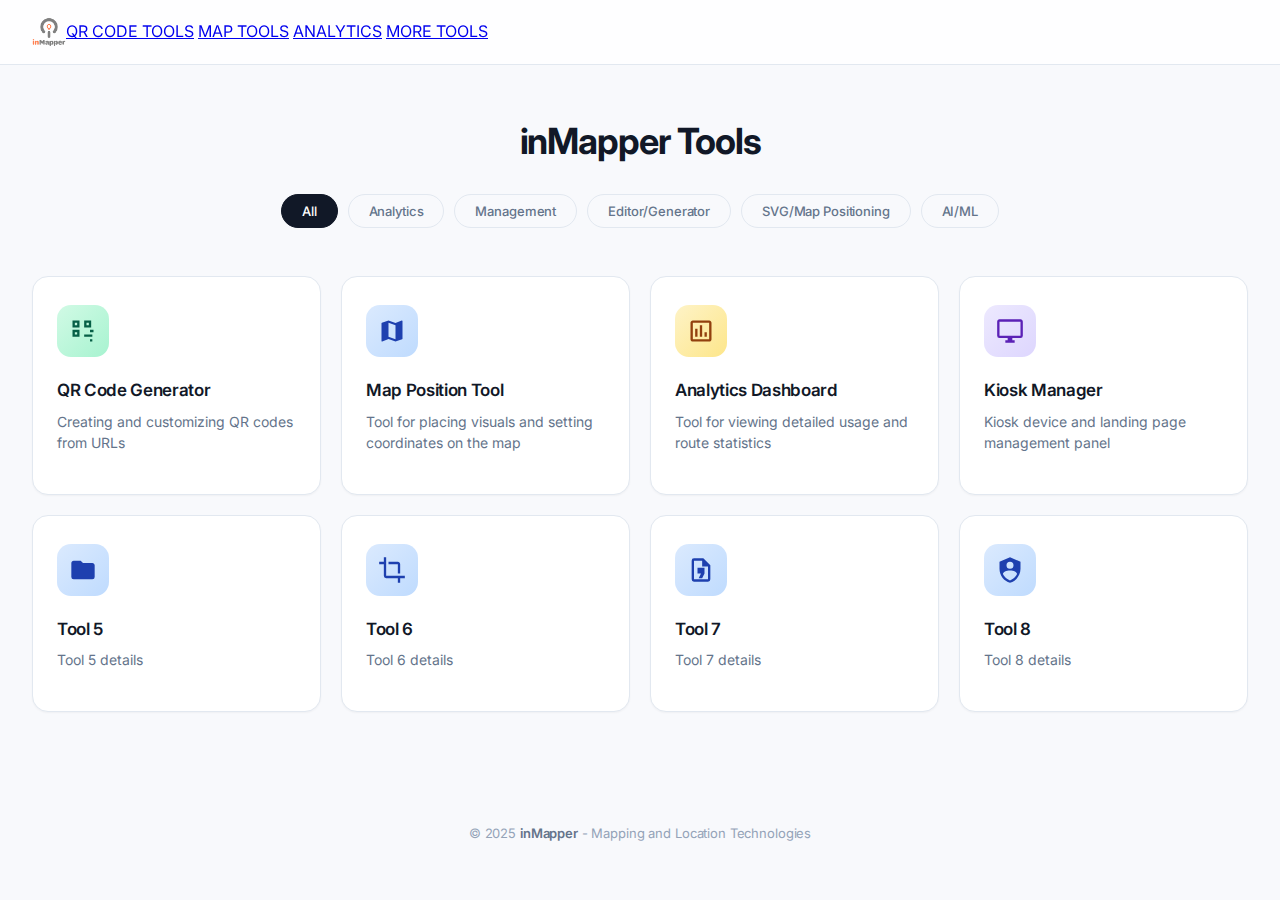
<file: index.html>
<!DOCTYPE html>
<html lang="en">
<head>
    <meta charset="UTF-8">
    <meta name="viewport" content="width=device-width, initial-scale=1.0">
    <title>Tool Dashboard</title>
    
    <!-- Inmapper Auth SDK -->
    <script src="https://inmapper-otp.netlify.app/sdk/inmapper-auth.js"></script>
    <script>
        const auth = new InmapperAuth({
            resourceId: 'inmapper-tools'
        });
        auth.protect().then(user => {
            if (user) {
                console.log('Authenticated:', user.name);
            }
        });
    </script>
    
    <script src="index.js"></script>
</head>
<body>
    <!-- Bu sayfa sadece dashboard'a yönlendirme yapar -->
</body>
</html>
</file>
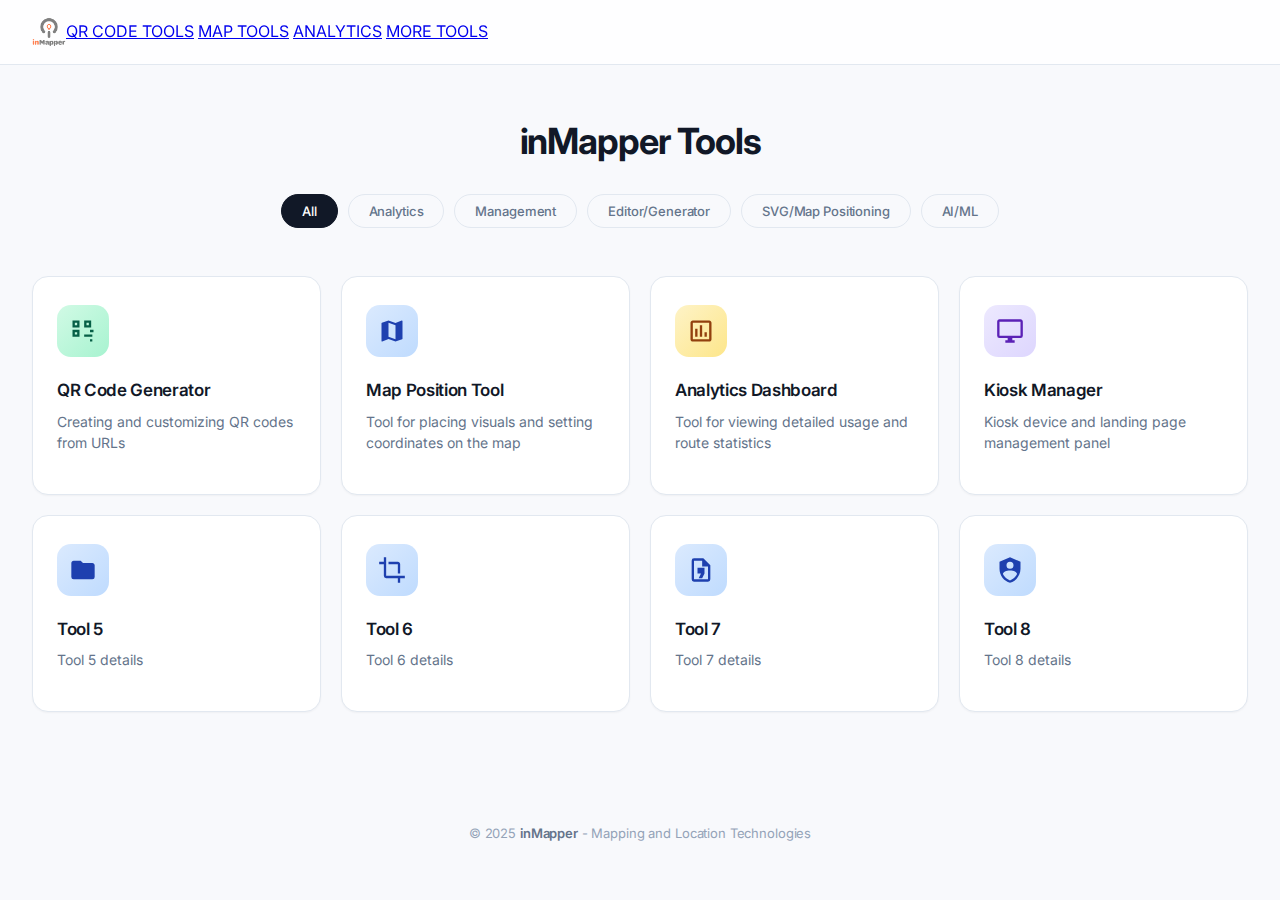
<file: dashboard.html>
<!DOCTYPE html>
<html lang="en">
<head>
    <meta charset="UTF-8">
    <meta name="viewport" content="width=device-width, initial-scale=1.0">
    <title>inMapper Tools</title>
    
    <!-- Inmapper Auth SDK -->
    <script src="https://inmapper-otp.netlify.app/sdk/inmapper-auth.js"></script>
    <script>
      const auth = new InmapperAuth({
        resourceId: 'inmapper-tools'
      });
      auth.protect().then(user => {
        if (user) {
          // Token'ı dış site linklerine ekle
          const token = auth.getToken();
          document.querySelectorAll('a[href*="isohtel.com.tr"]').forEach(link => {
            const url = new URL(link.href);
            url.searchParams.set('token', token);
            link.href = url.toString();
          });
        }
      });
    </script>
    
    <link rel="stylesheet" href="dashboard.css">
    <link rel="icon" href="images/logo.png" type="image/png">
</head>
<body>
    <!-- Top Navbar -->
    <nav class="top-navbar">
        <div class="navbar-container">
            <div class="navbar-left">
                                <div class="brand">
                    <img src="images/logo.png" alt="inMapper" class="brand-logo">
                </div>
                <div class="navbar-links">
                    <a href="#" class="nav-link">QR CODE TOOLS</a>
                    <a href="#" class="nav-link">MAP TOOLS</a>
                    <a href="#" class="nav-link">ANALYTICS</a>
                    <a href="#" class="nav-link">MORE TOOLS</a>
                </div>
            </div>
        </div>
    </nav>

    <div class="container">
                <header>
            <div class="header-content">
                <div class="header-text">
                    <h1>inMapper Tools</h1>
                </div>
            </div>
            
            <!-- Filter Tags -->
            <div class="filter-tags">
                <button class="tag-btn active" data-filter="all">All</button>
                <button class="tag-btn" data-filter="optimize">Analytics</button>
                <button class="tag-btn" data-filter="management">Management</button>
                <button class="tag-btn" data-filter="create">Editor/Generator</button>
                <button class="tag-btn" data-filter="edit">SVG/Map Positioning</button>
                <button class="tag-btn" data-filter="convert">AI/ML</button>
            </div>
        </header>
        
        <main class="tools-grid">
                        <!-- QR Code Generator Tool Card -->
            <div class="tool-card" data-tool="qrcode" data-category="create">
                <div class="tool-icon">
                    <svg xmlns="http://www.w3.org/2000/svg" viewBox="0 0 24 24" width="48" height="48">
                        <path d="M3 3h6v6H3V3zm2 2v2h2V5H5zm8-2h6v6h-6V3zm2 2v2h2V5h-2zM3 11h6v6H3v-6zm2 2v2h2v-2H5zm13-2h3v2h-3v-2zm-5 4h2v2h-2v-2zm2 0h3v2h-3v-2zm3 0h2v2h-2v-2zm0-4h2v2h-2v-2zm0 8h2v2h-2v-2z"/>
                    </svg>
                </div>
                <h3>QR Code Generator</h3>
                <p>Creating and customizing QR codes from URLs</p>
                <a href="tools/qrcode/index.html" class="btn">Open Tool</a>
            </div>
            
                        <!-- Map Position Tool Card -->
            <div class="tool-card" data-tool="maptool" data-category="edit">
                <div class="tool-icon">
                    <svg xmlns="http://www.w3.org/2000/svg" viewBox="0 0 24 24" width="48" height="48">
                        <path d="M20.5 3l-.16.03L15 5.1 9 3 3.36 4.9c-.21.07-.36.25-.36.48V20.5c0 .28.22.5.5.5l.16-.03L9 18.9l6 2.1 5.64-1.9c.21-.07.36-.25.36-.48V3.5c0-.28-.22-.5-.5-.5zM15 19l-6-2.11V5l6 2.11V19z"/>
                    </svg>
                </div>
                <h3>Map Position Tool</h3>
                <p>Tool for placing visuals and setting coordinates on the map</p>
                <a href="tools/maptool/index.html" class="btn">Open Tool</a>
            </div>
            
                                                <!-- Analytics Tool Card -->
            <div class="tool-card" data-tool="analytics" data-category="optimize">
                <div class="tool-icon">
                    <svg xmlns="http://www.w3.org/2000/svg" viewBox="0 0 24 24" width="48" height="48">
                        <path d="M9 17H7V10H9V17ZM13 17H11V7H13V17ZM17 17H15V13H17V17ZM19 19H5V5H19V19.1M19 3H5C3.9 3 3 3.9 3 5V19C3 20.1 3.9 21 5 21H19C20.1 21 21 20.1 21 19V5C21 3.9 20.1 3 19 3Z"/>
                    </svg>
                </div>
                <h3>Analytics Dashboard</h3>
                <p>Tool for viewing detailed usage and route statistics</p>
                <a href="https://matomo-analytics-frontend.isohtel.com.tr/" class="btn" target="_blank">Open Tool</a>
            </div>

            <!-- Kiosk Manager -->
            <div class="tool-card" data-tool="kiosk" data-category="management">
                <div class="tool-icon">
                    <svg xmlns="http://www.w3.org/2000/svg" viewBox="0 0 24 24" width="48" height="48">
                        <path d="M21,16H3V4H21M21,2H3C1.89,2 1,2.89 1,4V16A2,2 0 0,0 3,18H10V20H8V22H16V20H14V18H21A2,2 0 0,0 23,16V4C23,2.89 22.1,2 21,2Z"/>
                    </svg>
                </div>
                <h3>Kiosk Manager</h3>
                <p>Kiosk device and landing page management panel</p>
                <a href="https://inmapper-kiosk-backend.isohtel.com.tr/" class="btn" target="_blank">Open Tool</a>
            </div>

            <!-- Tool 5 -->
            <div class="tool-card" data-tool="tool5" data-category="">
                <div class="tool-icon">
                    <svg xmlns="http://www.w3.org/2000/svg" viewBox="0 0 24 24" width="48" height="48">
                        <path d="M10,4H4C2.89,4 2,4.89 2,6V18A2,2 0 0,0 4,20H20A2,2 0 0,0 22,18V8C22,6.89 21.1,6 20,6H12L10,4Z"/>
                    </svg>
                </div>
                <h3>Tool 5</h3>
                <p>Tool 5 details</p>
                <a href="#" class="btn">Open Tool</a>
            </div>

            <!-- Tool 6 -->
            <div class="tool-card" data-tool="tool6" data-category="">
                <div class="tool-icon">
                    <svg xmlns="http://www.w3.org/2000/svg" viewBox="0 0 24 24" width="48" height="48">
                        <path d="M7,17V1H5V5H1V7H5V17A2,2 0 0,0 7,19H17V23H19V19H23V17M17,15H19V7C19,5.89 18.1,5 17,5H9V7H17V15Z"/>
                    </svg>
                </div>
                <h3>Tool 6</h3>
                <p>Tool 6 details</p>
                <a href="#" class="btn">Open Tool</a>
            </div>

            <!-- Tool 7 -->
            <div class="tool-card" data-tool="tool7" data-category="">
                <div class="tool-icon">
                    <svg xmlns="http://www.w3.org/2000/svg" viewBox="0 0 24 24" width="48" height="48">
                        <path d="M14,2H6A2,2 0 0,0 4,4V20A2,2 0 0,0 6,22H18A2,2 0 0,0 20,20V8L14,2M18,20H6V4H13V9H18V20M10,19L12,15H9V10H15V15L13,19H10Z"/>
                    </svg>
                </div>
                <h3>Tool 7</h3>
                <p>Tool 7 details</p>
                <a href="#" class="btn">Open Tool</a>
            </div>

            <!-- Tool 8 -->
            <div class="tool-card" data-tool="tool8" data-category="">
                <div class="tool-icon">
                    <svg xmlns="http://www.w3.org/2000/svg" viewBox="0 0 24 24" width="48" height="48">
                        <path d="M12,1L3,5V11C3,16.55 6.84,21.74 12,23C17.16,21.74 21,16.55 21,11V5L12,1M12,5A3,3 0 0,1 15,8A3,3 0 0,1 12,11A3,3 0 0,1 9,8A3,3 0 0,1 12,5M17.13,17C15.92,18.85 14.11,20.24 12,20.92C9.89,20.24 8.08,18.85 6.87,17C6.53,16.5 6.24,16 6,15.47C6,13.82 8.71,12.47 12,12.47C15.29,12.47 18,13.79 18,15.47C17.76,16 17.47,16.5 17.13,17Z"/>
                    </svg>
                </div>
                <h3>Tool 8</h3>
                <p>Tool 8 details</p>
                <a href="#" class="btn">Open Tool</a>
            </div>
            
            
        </main>
        
        <footer class="footer">
            <p>&copy; 2025 <strong>inMapper</strong> - Mapping and Location Technologies</p>
            
        </footer>
    </div>

    <script src="dashboard-script.js"></script>
</body>
</html>
</file>
<file: dashboard.css>
@import url('https://fonts.googleapis.com/css2?family=Inter:wght@400;500;600;700&display=swap');

* {
    box-sizing: border-box;
    margin: 0;
    padding: 0;
}

/* ── Light Theme (default) ── */

:root {
    --primary: #0066FF;
    --primary-light: #E8F0FE;
    --primary-hover: #0052CC;
    --text-primary: #111827;
    --text-secondary: #64748B;
    --text-tertiary: #94A3B8;
    --bg-page: #F8F9FC;
    --bg-card: #FFFFFF;
    --bg-navbar: rgba(255, 255, 255, 0.85);
    --bg-input: #F1F5F9;
    --bg-toggle: #F1F5F9;
    --border: #E2E8F0;
    --border-hover: #CBD5E1;
    --radius-sm: 8px;
    --radius-md: 14px;
    --radius-lg: 16px;
    --radius-pill: 100px;
    --shadow-sm: 0 1px 2px rgba(0, 0, 0, 0.04);
    --shadow-md: 0 4px 16px rgba(0, 0, 0, 0.06);
    --shadow-lg: 0 12px 40px rgba(0, 0, 0, 0.08);
    --ease: cubic-bezier(0.4, 0, 0.2, 1);
}

/* ── Dark Theme ── */

[data-theme="dark"] {
    --primary: #4D9EFF;
    --primary-light: #1A2E4A;
    --primary-hover: #7AB8FF;
    --text-primary: #F1F5F9;
    --text-secondary: #94A3B8;
    --text-tertiary: #64748B;
    --bg-page: #0F172A;
    --bg-card: #1E293B;
    --bg-navbar: rgba(15, 23, 42, 0.88);
    --bg-input: #1E293B;
    --bg-toggle: #1E293B;
    --border: #334155;
    --border-hover: #475569;
    --shadow-sm: 0 1px 2px rgba(0, 0, 0, 0.2);
    --shadow-md: 0 4px 16px rgba(0, 0, 0, 0.3);
    --shadow-lg: 0 12px 40px rgba(0, 0, 0, 0.4);
}

[data-theme="dark"] .brand-logo {
    filter: brightness(1.2);
}

[data-theme="dark"] .tag-btn.active {
    background-color: #E2E8F0;
    border-color: #E2E8F0;
    color: #0F172A;
}

[data-theme="dark"] .tag-btn.active:hover {
    background-color: #CBD5E1;
    border-color: #CBD5E1;
}

[data-theme="dark"] .tag-btn:hover {
    background-color: rgba(255, 255, 255, 0.05);
}

[data-theme="dark"] .tool-card:hover {
    box-shadow: var(--shadow-lg), 0 0 0 1px rgba(77, 158, 255, 0.15);
}

/* Dark mode icon adjustments - slightly brighter pastels */
[data-theme="dark"] .tool-card[data-tool="qrcode"] .tool-icon {
    background: linear-gradient(135deg, #065F46, #047857);
}
[data-theme="dark"] .tool-card[data-tool="qrcode"] .tool-icon svg { fill: #A7F3D0; }

[data-theme="dark"] .tool-card[data-tool="maptool"] .tool-icon {
    background: linear-gradient(135deg, #1E3A5F, #1E40AF);
}
[data-theme="dark"] .tool-card[data-tool="maptool"] .tool-icon svg { fill: #BFDBFE; }

[data-theme="dark"] .tool-card[data-tool="analytics"] .tool-icon {
    background: linear-gradient(135deg, #78350F, #92400E);
}
[data-theme="dark"] .tool-card[data-tool="analytics"] .tool-icon svg { fill: #FDE68A; }

[data-theme="dark"] .tool-card[data-tool="kiosk"] .tool-icon {
    background: linear-gradient(135deg, #3B0764, #5B21B6);
}
[data-theme="dark"] .tool-card[data-tool="kiosk"] .tool-icon svg { fill: #DDD6FE; }

[data-theme="dark"] .tool-card[data-tool="svg-validator"] .tool-icon {
    background: linear-gradient(135deg, #831843, #9D174D);
}
[data-theme="dark"] .tool-card[data-tool="svg-validator"] .tool-icon svg { fill: #FBCFE8; }

[data-theme="dark"] .tool-card[data-tool="id-assigner"] .tool-icon {
    background: linear-gradient(135deg, #7C2D12, #9A3412);
}
[data-theme="dark"] .tool-card[data-tool="id-assigner"] .tool-icon svg { fill: #FED7AA; }

[data-theme="dark"] .tool-card.coming-soon .tool-icon {
    background: linear-gradient(135deg, #1E293B, #334155);
}
[data-theme="dark"] .tool-card.coming-soon .tool-icon svg { fill: #475569; }

/* ── Base ── */

html, body {
    height: 100%;
}

body {
    font-family: 'Inter', -apple-system, BlinkMacSystemFont, 'Segoe UI', sans-serif;
    line-height: 1.6;
    color: var(--text-primary);
    background-color: var(--bg-page);
    display: flex;
    flex-direction: column;
    min-height: 100vh;
    -webkit-font-smoothing: antialiased;
    -moz-osx-font-smoothing: grayscale;
    transition: background-color 0.3s var(--ease), color 0.3s var(--ease);
}

/* ── Navbar ── */

.top-navbar {
    background-color: var(--bg-navbar);
    backdrop-filter: blur(12px);
    -webkit-backdrop-filter: blur(12px);
    border-bottom: 1px solid var(--border);
    position: sticky;
    top: 0;
    z-index: 1000;
    transition: background-color 0.3s var(--ease), border-color 0.3s var(--ease);
}

.navbar-container {
    max-width: 1280px;
    margin: 0 auto;
    padding: 0 32px;
    display: flex;
    align-items: center;
    justify-content: space-between;
    height: 64px;
    gap: 48px;
}

.navbar-left {
    display: flex;
    align-items: center;
    flex-shrink: 0;
}

.brand {
    display: flex;
    align-items: center;
    gap: 12px;
    text-decoration: none;
    cursor: pointer;
}

.brand-logo {
    width: 34px;
    height: 34px;
    object-fit: contain;
}

.brand-text {
    font-size: 1.125rem;
    letter-spacing: -0.02em;
    white-space: nowrap;
    line-height: 1;
}

.brand-in {
    font-weight: 400;
    color: #f47b48;
}

.brand-mapper {
    font-weight: 700;
    color: #808080;
}

[data-theme="dark"] .brand-in {
    color: #f47b48;
}

[data-theme="dark"] .brand-mapper {
    color: #9CA3AF;
}

/* ── Search Box ── */

.navbar-center {
    flex: 1;
    max-width: 400px;
    display: flex;
    justify-content: center;
}

.search-box {
    position: relative;
    width: 100%;
}

.search-icon {
    position: absolute;
    left: 14px;
    top: 50%;
    transform: translateY(-50%);
    fill: var(--text-tertiary);
    pointer-events: none;
    transition: fill 0.2s var(--ease);
}

.search-box input {
    width: 100%;
    padding: 9px 16px 9px 42px;
    border: 1.5px solid var(--border);
    border-radius: var(--radius-pill);
    background-color: var(--bg-input);
    color: var(--text-primary);
    font-family: 'Inter', sans-serif;
    font-size: 0.8125rem;
    font-weight: 400;
    outline: none;
    transition: all 0.2s var(--ease);
}

.search-box input::placeholder {
    color: var(--text-tertiary);
}

.search-box input:focus {
    border-color: var(--primary);
    background-color: var(--bg-card);
    box-shadow: 0 0 0 3px rgba(0, 102, 255, 0.1);
}

[data-theme="dark"] .search-box input:focus {
    box-shadow: 0 0 0 3px rgba(77, 158, 255, 0.15);
}

.search-box input:focus + .search-icon,
.search-box input:not(:placeholder-shown) + .search-icon {
    fill: var(--primary);
}

/* ── Navbar Right Controls ── */

.navbar-right {
    display: flex;
    align-items: center;
    gap: 12px;
    flex-shrink: 0;
}

/* ── Language Toggle ── */

.lang-toggle {
    display: flex;
    align-items: center;
    background-color: var(--bg-toggle);
    border: 1.5px solid var(--border);
    border-radius: var(--radius-pill);
    padding: 3px;
    gap: 2px;
}

.lang-btn {
    padding: 5px 12px;
    border: none;
    border-radius: var(--radius-pill);
    background: transparent;
    color: var(--text-tertiary);
    font-family: 'Inter', sans-serif;
    font-size: 0.6875rem;
    font-weight: 600;
    letter-spacing: 0.03em;
    cursor: pointer;
    transition: all 0.2s var(--ease);
}

.lang-btn:hover {
    color: var(--text-primary);
}

.lang-btn.active {
    background-color: var(--text-primary);
    color: var(--bg-page);
}

[data-theme="dark"] .lang-btn.active {
    background-color: #E2E8F0;
    color: #0F172A;
}

/* ── Theme Toggle ── */

.theme-toggle {
    width: 40px;
    height: 40px;
    display: flex;
    align-items: center;
    justify-content: center;
    border: 1.5px solid var(--border);
    border-radius: 50%;
    background-color: var(--bg-toggle);
    cursor: pointer;
    transition: all 0.2s var(--ease);
    position: relative;
    overflow: hidden;
}

.theme-toggle:hover {
    border-color: var(--border-hover);
    background-color: var(--bg-card);
}

.theme-toggle svg {
    fill: var(--text-secondary);
    transition: all 0.35s var(--ease);
    position: absolute;
}

.theme-toggle .icon-sun {
    opacity: 1;
    transform: rotate(0deg) scale(1);
}

.theme-toggle .icon-moon {
    opacity: 0;
    transform: rotate(-90deg) scale(0.5);
}

[data-theme="dark"] .theme-toggle .icon-sun {
    opacity: 0;
    transform: rotate(90deg) scale(0.5);
}

[data-theme="dark"] .theme-toggle .icon-moon {
    opacity: 1;
    transform: rotate(0deg) scale(1);
}

/* ── Container ── */

.container {
    max-width: 1280px;
    width: 100%;
    margin: 0 auto;
    padding: 56px 32px 48px;
    flex: 1;
    display: flex;
    flex-direction: column;
}

/* ── Header ── */

header {
    margin-bottom: 48px;
    text-align: center;
}

.header-content {
    margin-bottom: 32px;
}

.header-text h1 {
    color: var(--text-primary);
    font-size: 2.25rem;
    font-weight: 700;
    letter-spacing: -0.03em;
    line-height: 1.15;
    margin-bottom: 10px;
}

.header-text .subtitle {
    color: var(--text-secondary);
    font-size: 1.0625rem;
    font-weight: 400;
    letter-spacing: -0.01em;
}

/* ── Filter Tags ── */

.filter-tags {
    display: flex;
    align-items: center;
    justify-content: center;
    gap: 10px;
    flex-wrap: wrap;
}

.tag-btn {
    padding: 8px 20px;
    border: 1.5px solid var(--border);
    border-radius: var(--radius-pill);
    background-color: transparent;
    color: var(--text-secondary);
    font-family: 'Inter', sans-serif;
    font-size: 0.8125rem;
    font-weight: 500;
    cursor: pointer;
    transition: all 0.2s var(--ease);
    white-space: nowrap;
    letter-spacing: -0.01em;
}

.tag-btn:hover {
    border-color: var(--border-hover);
    color: var(--text-primary);
    background-color: rgba(0, 0, 0, 0.02);
}

.tag-btn.active {
    background-color: var(--text-primary);
    border-color: var(--text-primary);
    color: #fff;
}

.tag-btn.active:hover {
    background-color: #1E293B;
    border-color: #1E293B;
}

/* ── Tools Grid ── */

.tools-grid {
    display: grid;
    grid-template-columns: repeat(auto-fill, minmax(280px, 1fr));
    gap: 20px;
    align-items: stretch;
}

@media (min-width: 1200px) {
    .tools-grid {
        grid-template-columns: repeat(4, 1fr);
    }
}

@media (max-width: 1199px) and (min-width: 768px) {
    .tools-grid {
        grid-template-columns: repeat(3, 1fr);
    }
}

@media (max-width: 767px) {
    .tools-grid {
        grid-template-columns: repeat(2, 1fr);
    }
}

@media (max-width: 520px) {
    .tools-grid {
        grid-template-columns: 1fr;
    }
}

/* ── Tool Card ── */

.tool-card {
    background-color: var(--bg-card);
    border-radius: var(--radius-lg);
    border: 1px solid var(--border);
    padding: 28px 24px 24px;
    transition: all 0.3s var(--ease);
    display: flex;
    flex-direction: column;
    align-items: flex-start;
    text-align: left;
    cursor: pointer;
    position: relative;
    height: 100%;
    width: 100%;
    box-shadow: var(--shadow-sm);
}

.tool-card.hidden {
    display: none;
}

.tool-card:hover {
    border-color: var(--primary);
    box-shadow: var(--shadow-lg), 0 0 0 1px rgba(0, 102, 255, 0.08);
    transform: translateY(-4px);
}

/* ── Icon Area ── */

.tool-icon {
    margin-bottom: 20px;
    width: 52px;
    height: 52px;
    display: flex;
    align-items: center;
    justify-content: center;
    border-radius: var(--radius-md);
    padding: 12px;
    transition: transform 0.3s var(--ease), background 0.3s var(--ease);
    background: linear-gradient(135deg, #DBEAFE, #BFDBFE);
}

.tool-card:hover .tool-icon {
    transform: scale(1.08);
}

.tool-icon svg {
    fill: #1E40AF;
    width: 100%;
    height: 100%;
    transition: fill 0.3s var(--ease);
}

/* Per-card icon color palette (light) */
.tool-card[data-tool="qrcode"] .tool-icon {
    background: linear-gradient(135deg, #D1FAE5, #A7F3D0);
}
.tool-card[data-tool="qrcode"] .tool-icon svg { fill: #065F46; }

.tool-card[data-tool="maptool"] .tool-icon {
    background: linear-gradient(135deg, #DBEAFE, #BFDBFE);
}
.tool-card[data-tool="maptool"] .tool-icon svg { fill: #1E40AF; }

.tool-card[data-tool="analytics"] .tool-icon {
    background: linear-gradient(135deg, #FEF3C7, #FDE68A);
}
.tool-card[data-tool="analytics"] .tool-icon svg { fill: #92400E; }

.tool-card[data-tool="kiosk"] .tool-icon {
    background: linear-gradient(135deg, #EDE9FE, #DDD6FE);
}
.tool-card[data-tool="kiosk"] .tool-icon svg { fill: #5B21B6; }

.tool-card[data-tool="svg-validator"] .tool-icon {
    background: linear-gradient(135deg, #FCE7F3, #FBCFE8);
}
.tool-card[data-tool="svg-validator"] .tool-icon svg { fill: #9D174D; }

.tool-card[data-tool="id-assigner"] .tool-icon {
    background: linear-gradient(135deg, #FFEDD5, #FED7AA);
}
.tool-card[data-tool="id-assigner"] .tool-icon svg { fill: #9A3412; }

/* ── Card Text ── */

.tool-card h3 {
    color: var(--text-primary);
    margin-bottom: 6px;
    font-size: 1.0625rem;
    font-weight: 600;
    letter-spacing: -0.02em;
    transition: color 0.2s var(--ease);
}

.tool-card:hover h3 {
    color: var(--primary);
}

.tool-card p {
    color: var(--text-secondary);
    font-size: 0.875rem;
    line-height: 1.55;
    flex-grow: 1;
    margin-bottom: 16px;
}

/* ── Category Badge ── */

.card-badge {
    display: inline-block;
    padding: 4px 12px;
    border-radius: var(--radius-pill);
    font-size: 0.6875rem;
    font-weight: 500;
    letter-spacing: 0.01em;
    color: var(--text-secondary);
    background-color: var(--bg-page);
    border: 1px solid var(--border);
    margin-top: auto;
    transition: all 0.3s var(--ease);
}

.btn {
    display: none;
}

/* ── Coming Soon Cards ── */

.tool-card.coming-soon {
    opacity: 0.5;
    pointer-events: none;
    cursor: default;
}

.tool-card.coming-soon .tool-icon {
    background: linear-gradient(135deg, #F1F5F9, #E2E8F0);
    filter: grayscale(100%);
}

.tool-card.coming-soon .tool-icon svg {
    fill: #94A3B8;
}

.tool-card.coming-soon:hover {
    transform: none;
    border-color: var(--border);
    box-shadow: var(--shadow-sm);
}

.coming-soon-badge {
    position: absolute;
    top: 16px;
    right: 16px;
    padding: 4px 10px;
    border-radius: var(--radius-pill);
    font-size: 0.625rem;
    font-weight: 600;
    letter-spacing: 0.04em;
    text-transform: uppercase;
    color: var(--text-tertiary);
    background-color: var(--bg-page);
    border: 1px solid var(--border);
    transition: all 0.3s var(--ease);
}

/* ── Staggered Fade-in Animation ── */

@keyframes cardFadeIn {
    from {
        opacity: 0;
        transform: translateY(16px);
    }
    to {
        opacity: 1;
        transform: translateY(0);
    }
}

.tool-card {
    animation: cardFadeIn 0.5s var(--ease) both;
}

.tool-card:nth-child(1) { animation-delay: 0.04s; }
.tool-card:nth-child(2) { animation-delay: 0.08s; }
.tool-card:nth-child(3) { animation-delay: 0.12s; }
.tool-card:nth-child(4) { animation-delay: 0.16s; }
.tool-card:nth-child(5) { animation-delay: 0.20s; }
.tool-card:nth-child(6) { animation-delay: 0.24s; }
.tool-card:nth-child(7) { animation-delay: 0.28s; }
.tool-card:nth-child(8) { animation-delay: 0.32s; }

.tool-card.coming-soon {
    animation: cardFadeIn 0.5s var(--ease) both;
}

@keyframes headerFadeIn {
    from {
        opacity: 0;
        transform: translateY(-10px);
    }
    to {
        opacity: 1;
        transform: translateY(0);
    }
}

header {
    animation: headerFadeIn 0.5s var(--ease) both;
}

@media (prefers-reduced-motion: reduce) {
    .tool-card,
    header {
        animation: none;
    }
}

/* ── Footer ── */

.footer {
    text-align: center;
    padding: 32px 0 8px;
    color: var(--text-tertiary);
    font-size: 0.8125rem;
    margin-top: auto;
    letter-spacing: -0.01em;
}

.footer strong {
    color: var(--text-secondary);
    font-weight: 600;
}

/* ── Responsive ── */

@media (max-width: 768px) {
    .navbar-container {
        padding: 0 16px;
        flex-wrap: wrap;
        height: auto;
        min-height: 64px;
        padding-top: 12px;
        padding-bottom: 12px;
        gap: 10px;
    }

    .navbar-left {
        order: 1;
    }

    .navbar-right {
        order: 2;
        gap: 8px;
    }

    .navbar-center {
        order: 3;
        max-width: 100%;
        width: 100%;
        flex-basis: 100%;
    }

    .container {
        padding: 36px 20px 32px;
    }

    .header-text h1 {
        font-size: 1.625rem;
    }

    .header-text .subtitle {
        font-size: 0.9375rem;
    }

    .filter-tags {
        gap: 8px;
    }

    .tag-btn {
        padding: 7px 16px;
        font-size: 0.75rem;
    }

    .tools-grid {
        gap: 14px;
    }

    .tool-card {
        padding: 22px 20px 20px;
    }

    .tool-icon {
        width: 44px;
        height: 44px;
        padding: 10px;
    }

    .theme-toggle {
        width: 36px;
        height: 36px;
    }

    .lang-btn {
        padding: 4px 10px;
        font-size: 0.625rem;
    }
}

@media (max-width: 480px) {
    .brand-text {
        display: none;
    }
}
</file>
